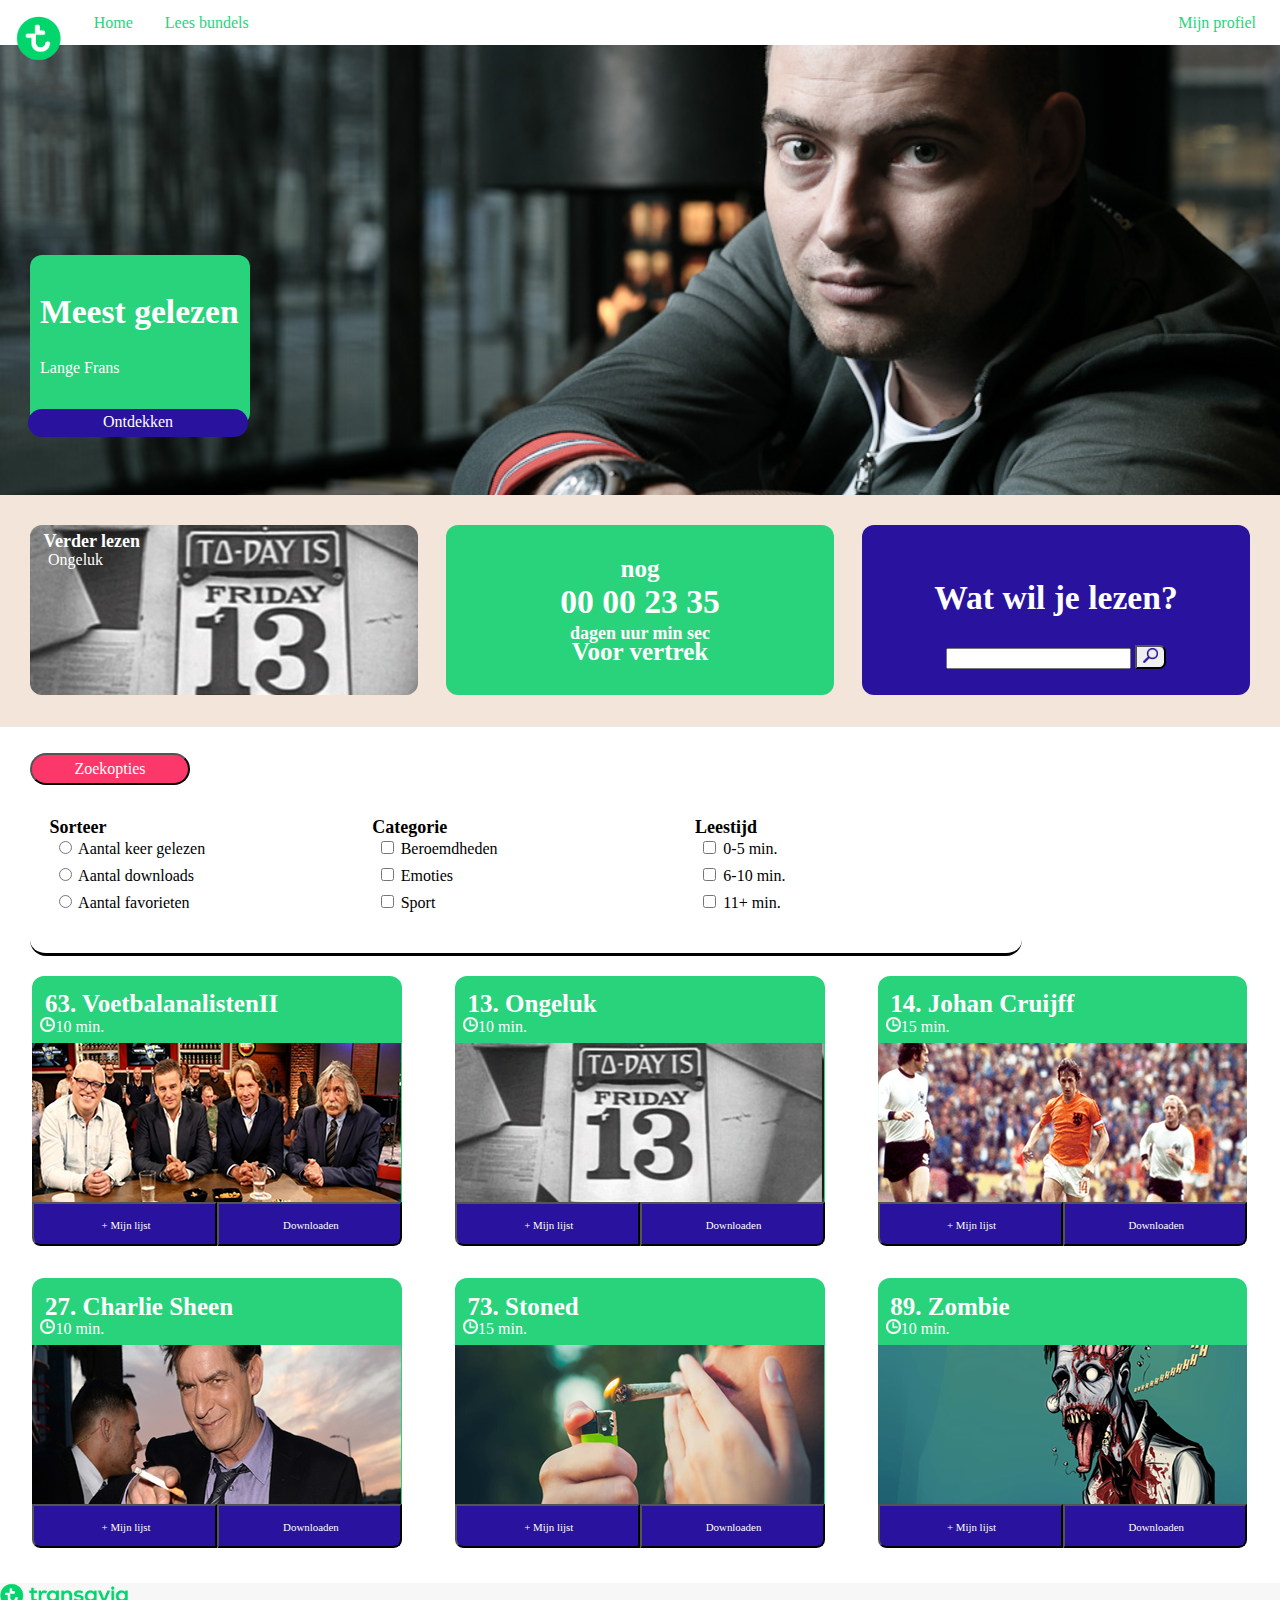
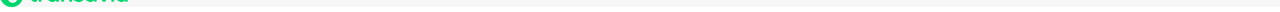
<file: pagina/index.html>
<!DOCTYPE html>
<html lang="en">

<head>
    <meta charset="UTF-8">
    <meta name="viewport" content="width=device-width, initial-scale=1.0">
    <title>Home</title>
    <link href="../bestanden/stylesheet.css" rel="stylesheet">
</head>

<body>

    <header>
        <nav>
            <ul>
                <li><a class="menu" href="index.html"><img src="../bestanden/afbeeldingen/logo/beeldmerk.png" height="50" alt="logo"></a></li>
                <li><a class="menu" href="index.html">Home</a></li>
                <li><a class="menu" href="leesbundels.html">Lees bundels</a></li>
                <li><a class="menu" href="profiel.html">Mijn profiel</a></li>
            </ul>
        </nav>
    </header>



    <section id="lange">
        <article class="meestgeliked">
            <!-- <aside van maken?> -->
            <h2>Meest gelezen</h2>
            Lange Frans
            <button class="ontdekkenknop">
                Ontdekken
            </button>
        </article>
    </section>



    <section class="beige">
        <article class="headlinelezen">
            <a class="boektitel" href="ongeluk.html">
                <h4>Verder lezen</h4>
            </a>
            <p><a href="ongeluk.html">Ongeluk</a></p>
        </article>

        <article class="headlinetijd">
            <h3>nog</h3>
            <h2>00 00 23 35</h2>
            <h4>dagen uur min sec</h4>
            <h3>Voor vertrek</h3>
        </article>

        <article class="headlinezoek">
            <h2>Wat wil je lezen?</h2>
            <input type="text" placeholder="">
            <button class="zoek"><img id="zoekknop" src="../bestanden/afbeeldingen/logo/zoek.png" alt="zoek"></button>
        </article>
    </section>



    <!-- bron uitklapmenu: https://www.w3schools.com/howto/tryit.asp?filename=tryhow_js_collapsible -->
    <!-- bron radiobuttons: https://www.w3schools.com/tags/att_input_type_radio.asp -->
    <!-- bron checkbox: https://www.w3schools.com/tags/tryit.asp?filename=tryhtml5_input_type_checkbox -->
    <button type="button" class="collapsible">Zoekopties</button>
    <div class="content">
        <form action="/action_page.php">
            <h4>Sorteer</h4>
            <p><input type="radio" name="sorteer1" value="gelezen"> Aantal keer gelezen</p>
            <p><input type="radio" name="sorteer2" value="downloads"> Aantal downloads</p>
            <p><input type="radio" name="sorteer3" value="favorieten"> Aantal favorieten</p>
            <br>
        </form>

        <form action="/action_page.php">
            <h4>Categorie</h4>
            <p><input type="checkbox" name="categorie1" value="Beroemdheden"> Beroemdheden</p>
            <p><input type="checkbox" name="categorie2" value="Emoties"> Emoties</p>
            <p><input type="checkbox" name="categorie3" value="Sport"> Sport</p>
            <br>
        </form>


        <form action="/action_page.php">
            <h4>Leestijd</h4>
            <p><input type="checkbox" name="leestijd1" value="0"> 0-5 min.</p>
            <p><input type="checkbox" name="leestijd2" value="6"> 6-10 min.</p>
            <p><input type="checkbox" name="leestijd3" value="11"> 11+ min.</p>
            <br>
        </form>
    </div>

    <!-- einde bronnen -->




    <main class="homemain">
        <!-- VOETBALANALISTENII -->
        <article class="verhaalcard">
            <a class="boektitel" href="voetbalanalistenII.html">
                <h3>63. VoetbalanalistenII</h3>
                <p><img class="leestijd" src="../bestanden/afbeeldingen/logo/tijd.png" alt="tijd">10 min.</p>
                <!-- <img src="" alt=""> --><img src="../bestanden/afbeeldingen/plaatjes/analisten-card.png" alt='voetbalanalisten'>
            </a>
            <button class="mijnlijst">
                + Mijn lijst
            </button>
            <button class="downloaden">
                Downloaden
            </button>
        </article>

        <!-- ONGELUK -->
        <article class="verhaalcard">
            <a class="boektitel" href="ongeluk.html">
                <h3>13. Ongeluk</h3>
                <p><img class="leestijd" src="../bestanden/afbeeldingen/logo/tijd.png" alt="tijd">10 min.</p>
                <img src="../bestanden/afbeeldingen/plaatjes/ongeluk-card1.png" alt='Ongeluk'>

            </a>
            <button class="mijnlijst">
                + Mijn lijst
            </button>
            <button class="downloaden">
                Downloaden
            </button>
        </article>

        <!-- JOHAN CRUIJFF -->
        <article class="verhaalcard">
            <a class="boektitel" href="johan.html">
                <h3>14. Johan Cruijff</h3>
                <p><img class="leestijd" src="../bestanden/afbeeldingen/logo/tijd.png" alt="tijd">15 min.</p>
                <img src="../bestanden/afbeeldingen/plaatjes/cruyff-cardkopie.png" alt='JohanCruyff'>
            </a>
            <button class="mijnlijst">
                + Mijn lijst
            </button>
            <button class="downloaden">
                Downloaden
            </button>
        </article>

        <!-- CHARLIE SHEEN -->
        <article class="verhaalcard">
            <a class="boektitel" href="charlie.html">
                <h3>27. Charlie Sheen</h3>
                <p><img class="leestijd" src="../bestanden/afbeeldingen/logo/tijd.png" alt="tijd">10 min.</p>
                <img src="../bestanden/afbeeldingen/plaatjes/charlie-card.png" alt='CharlieSheen'>
            </a>
            <button class="mijnlijst">
                + Mijn lijst
            </button>
            <button class="downloaden">
                Downloaden
            </button>
        </article>

        <!-- STONED -->
        <article class="verhaalcard">
            <a class="boektitel" href="stoned.html">
                <h3>73. Stoned</h3>
                <p><img class="leestijd" src="../bestanden/afbeeldingen/logo/tijd.png" alt="tijd">15 min.</p>
                <img src="../bestanden/afbeeldingen/plaatjes/stoned-card.png" alt='Stoned'>
            </a>
            <button class="mijnlijst">
                + Mijn lijst
            </button>
            <button class="downloaden">
                Downloaden
            </button>
        </article>

        <!-- ZOMBIE -->
        <article class="verhaalcard">
            <a class="boektitel" href="zombie.html">
                <h3>89. Zombie</h3>
                <p><img class="leestijd" src="../bestanden/afbeeldingen/logo/tijd.png" alt="tijd">10 min.</p>
                <img src="../bestanden/afbeeldingen/plaatjes/zombie-card.png" alt='Zombie'>
            </a>
            <button class="mijnlijst">
                + Mijn lijst
            </button>
            <button class="downloaden">
                Downloaden
            </button>
        </article>


    </main>

    <footer>
        <img id="footerlogo" src="../bestanden/afbeeldingen/logo/transavialogo.png" alt="logo">
    </footer>

</body>

</html>


<script src="../bestanden/script.js"></script>
</file>
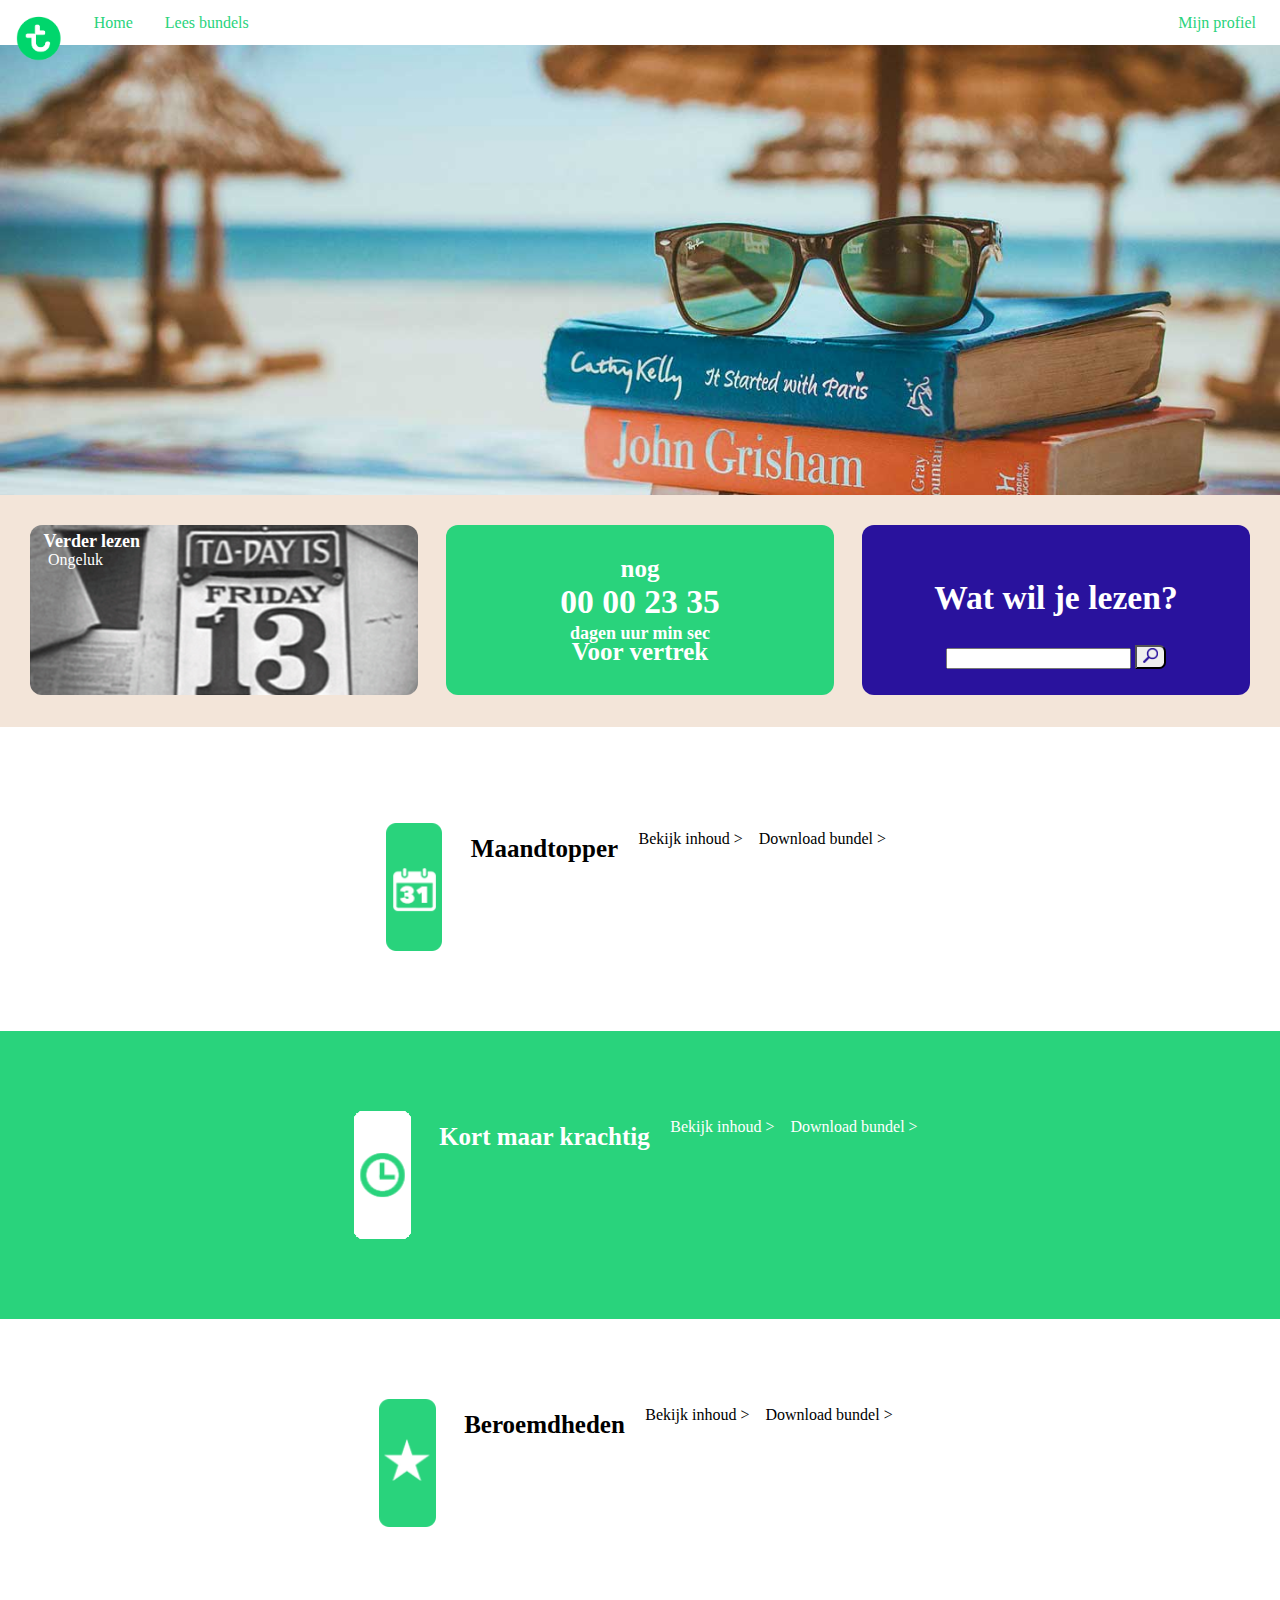
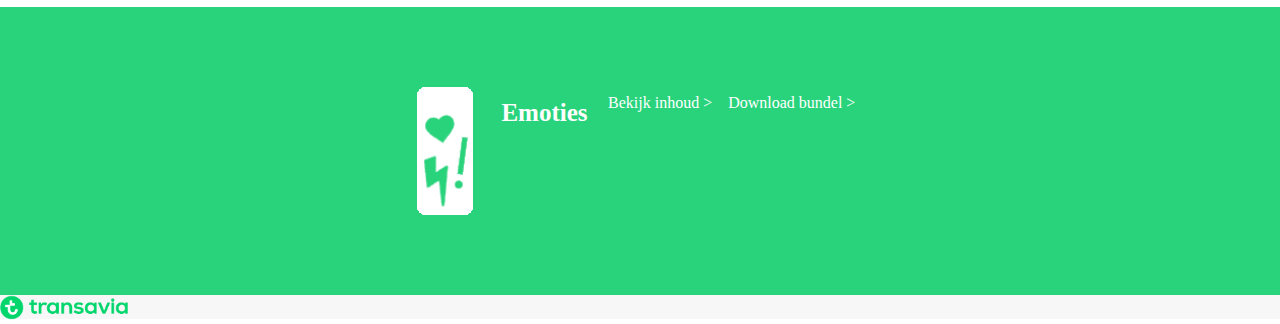
<file: pagina/leesbundels.html>
<!DOCTYPE html>
<html lang="en">

<head>
    <meta charset="UTF-8">
    <meta name="viewport" content="width=device-width, initial-scale=1.0">
    <title>Leesbundels</title>
    <link href="../bestanden/stylesheet.css" rel="stylesheet">
</head>

<body>

    <header>
        <nav>
            <ul>
                <li><a class="menu" href="index.html"><img src="../bestanden/afbeeldingen/logo/beeldmerk.png" height="50" alt="logo"></a></li>
                <li><a class="menu" href="index.html">Home</a></li>
                <li><a class="menu" href="leesbundels.html">Lees bundels</a></li>
                <li><a class="menu" href="profiel.html">Mijn profiel</a></li>
            </ul>
        </nav>
    </header>
    <section id="leesbundels"></section>

    <section class="beige">
        <article class="headlinelezen">
            <a class="boektitel" href="ongeluk.html">
                <h4>Verder lezen</h4>
            </a>
            <p><a href="ongeluk.html">Ongeluk</a></p>
        </article>

        <article class="headlinetijd">
            <h3>nog</h3>
            <h2>00 00 23 35</h2>
            <h4>dagen uur min sec</h4>
            <h3>Voor vertrek</h3>
        </article>

        <article class="headlinezoek">
            <h2>Wat wil je lezen?</h2>
            <input type="text" placeholder="">
            <button class="zoek"><img id="zoekknop" src="../bestanden/afbeeldingen/logo/zoek.png" alt="zoek"></button>
        </article>


    </section>


    <main>
        <section class="wit">
            <img class="bundelplaatje" src="../bestanden/afbeeldingen/logo/topper.png" alt="topper">
            <h3>Maandtopper</h3>
            <p>Bekijk inhoud ></p>
            <p>Download bundel ></p>
        </section>

        <section class="groen">
            <img class="bundelplaatje" src="../bestanden/afbeeldingen/logo/kort.png" alt="kort">
            <h3>Kort maar krachtig</h3>
            <p>Bekijk inhoud ></p>
            <p>Download bundel ></p>
        </section>

        <section class="wit">
            <img class="bundelplaatje" src="../bestanden/afbeeldingen/logo/ster.png" alt="ster">
            <h3>Beroemdheden</h3>
            <p>Bekijk inhoud ></p>
            <p>Download bundel ></p>
        </section>

        <section class="groen">
            <img class="bundelplaatje" src="../bestanden/afbeeldingen/logo/emotie.png" alt="emotie">
            <h3>Emoties</h3>
            <p>Bekijk inhoud ></p>
            <p>Download bundel ></p>
        </section>
    </main>




    <footer>
        <img id="footerlogo" src="../bestanden/afbeeldingen/logo/transavialogo.png" alt="logo">
    </footer>

</body>

</html>
</file>
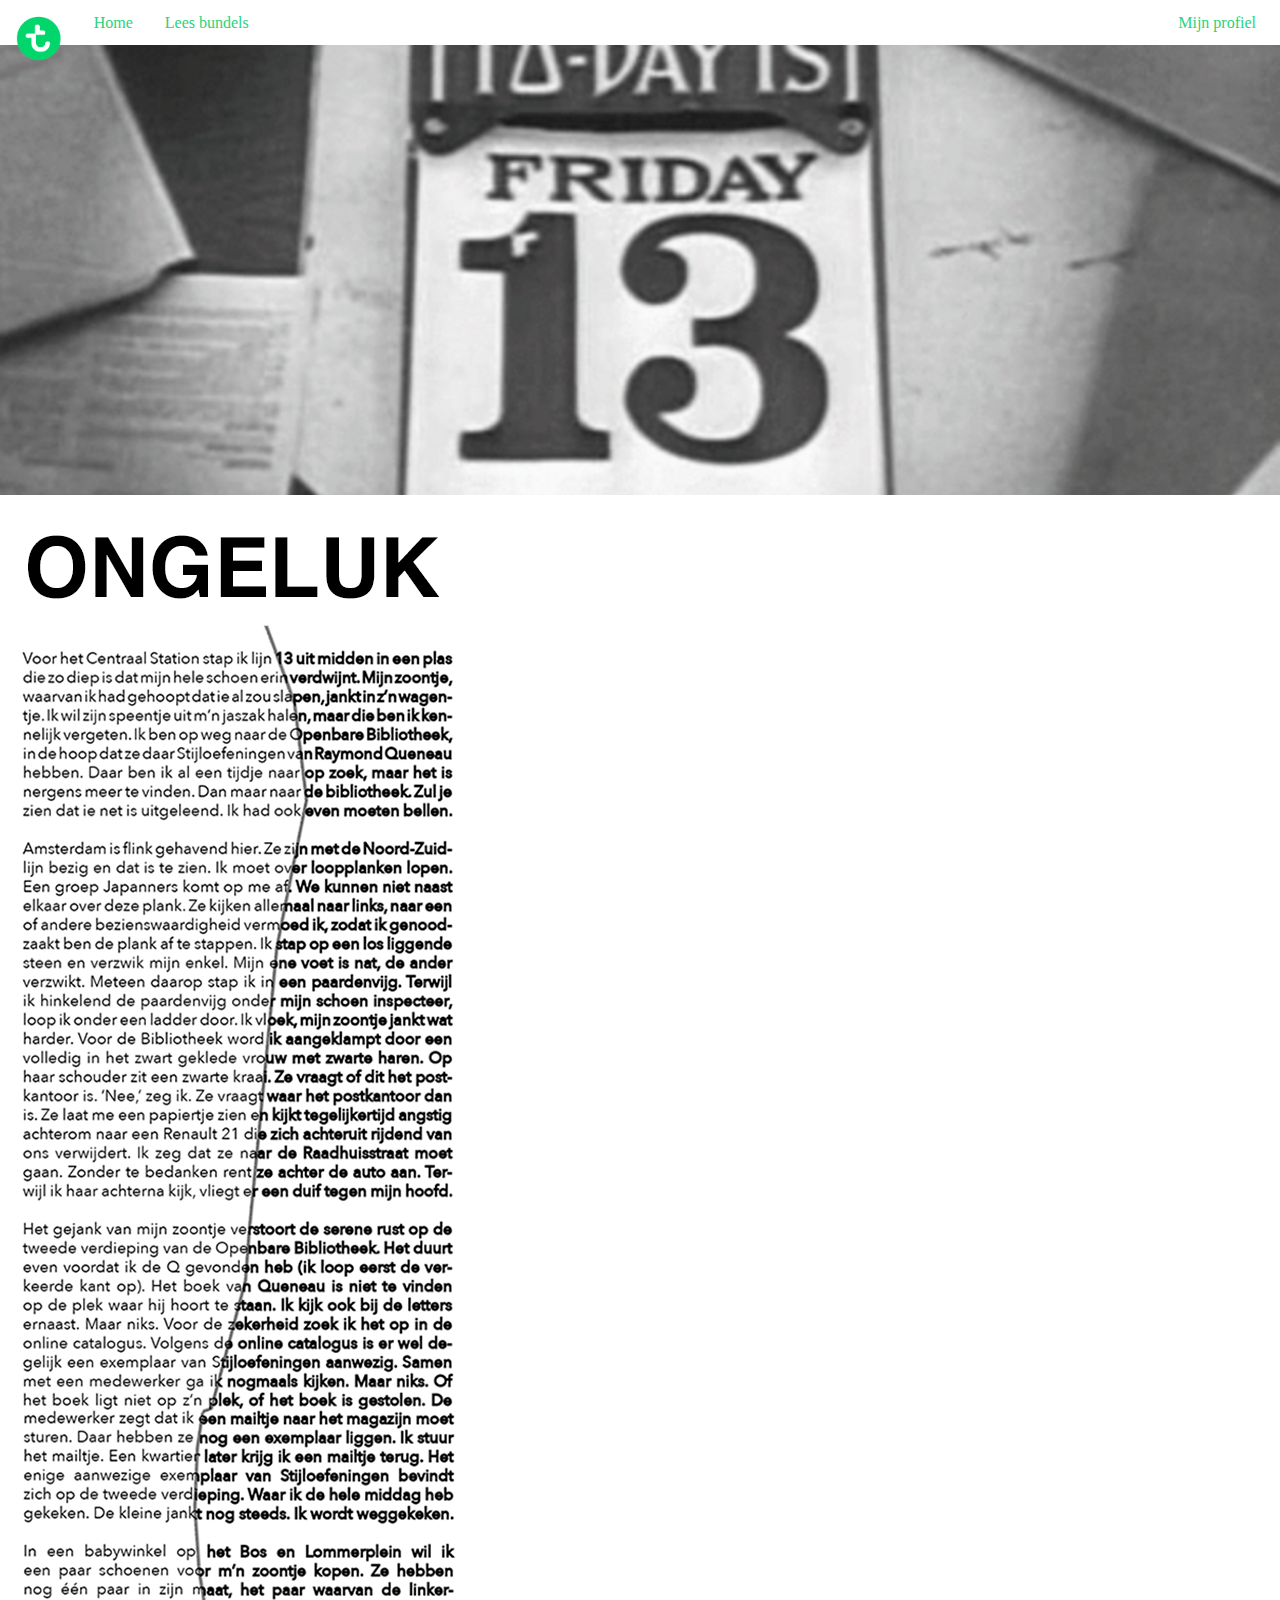
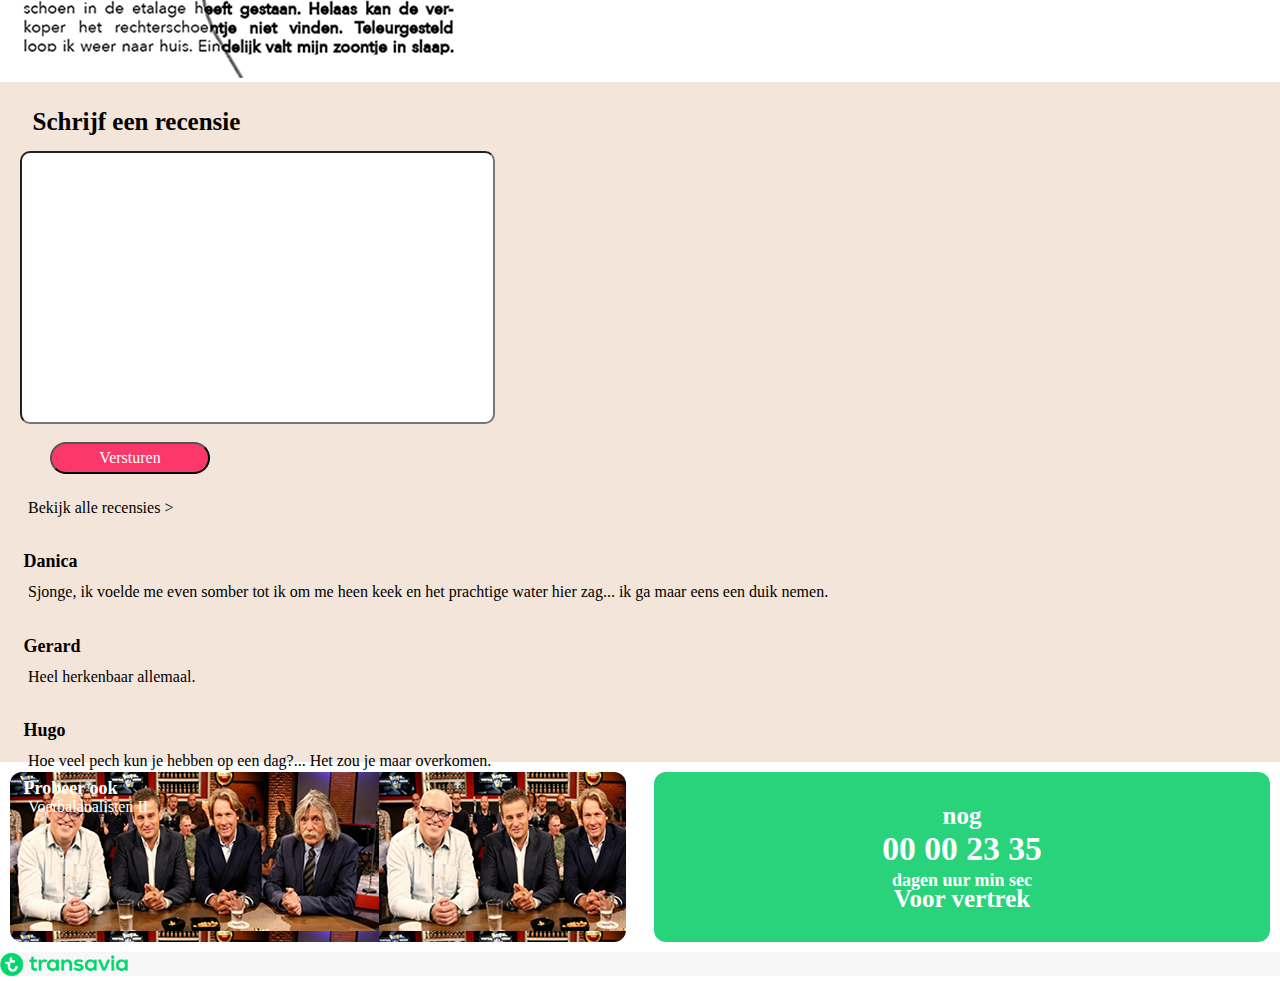
<file: pagina/ongeluk.html>
<!DOCTYPE html>
<html lang="en">

<head>
    <meta charset="UTF-8">
    <meta name="viewport" content="width=device-width, initial-scale=1.0">
    <title>Ongeluk</title>
    <link href="../bestanden/stylesheet.css" rel="stylesheet">
</head>

<body>

    <header>
        <nav>
            <ul>
                <li><a class="menu" href="index.html"><img src="../bestanden/afbeeldingen/logo/beeldmerk.png" height="50" alt="logo"></a></li>
                <li><a class="menu" href="index.html">Home</a></li>
                <li><a class="menu" href="leesbundels.html">Lees bundels</a></li>
                <li><a class="menu" href="profiel.html">Mijn profiel</a></li>
            </ul>
        </nav>
    </header>


    <section id="ongeluk">
    </section>




    <main class="verhaal">
        <img src="../bestanden/afbeeldingen/verhalen/ongelukmobiel.png" alt="ongeluk">

        <section class="recensie">
            <h3>Schrijf een recensie</h3>
            <input id="tekstveld" type="text">
            <button class="collapsible">
                Versturen
            </button>
            <p>Bekijk alle recensies ></p>
            <br>
            <h4>Danica</h4>
            <p>Sjonge, ik voelde me even somber tot ik om me heen keek en het prachtige water hier zag... ik ga maar eens een duik nemen.</p>
            <br>
            <h4>Gerard</h4>
            <p>Heel herkenbaar allemaal.</p>
            <br>
            <h4>Hugo</h4>
            <p>Hoe veel pech kun je hebben op een dag?... Het zou je maar overkomen.</p>
        </section>

    </main>

    <section class="bottomcards">
        <article id="probeeranalisten">
            <a class="boektitel" href="voetbalanalistenII.html">
                <h4>Probeer ook</h4>
            </a>
            <p><a href="voetbalanalistenII.html">Voetbalanalisten II</a></p>
        </article>

        <article class="headlinetijd">
            <h3>nog</h3>
            <h2>00 00 23 35</h2>
            <h4>dagen uur min sec</h4>
            <h3>Voor vertrek</h3>
        </article>
    </section>

    <footer>
        <img id="footerlogo" src="../bestanden/afbeeldingen/logo/transavialogo.png" alt="logo">
    </footer>

</body>

</html>
</file>
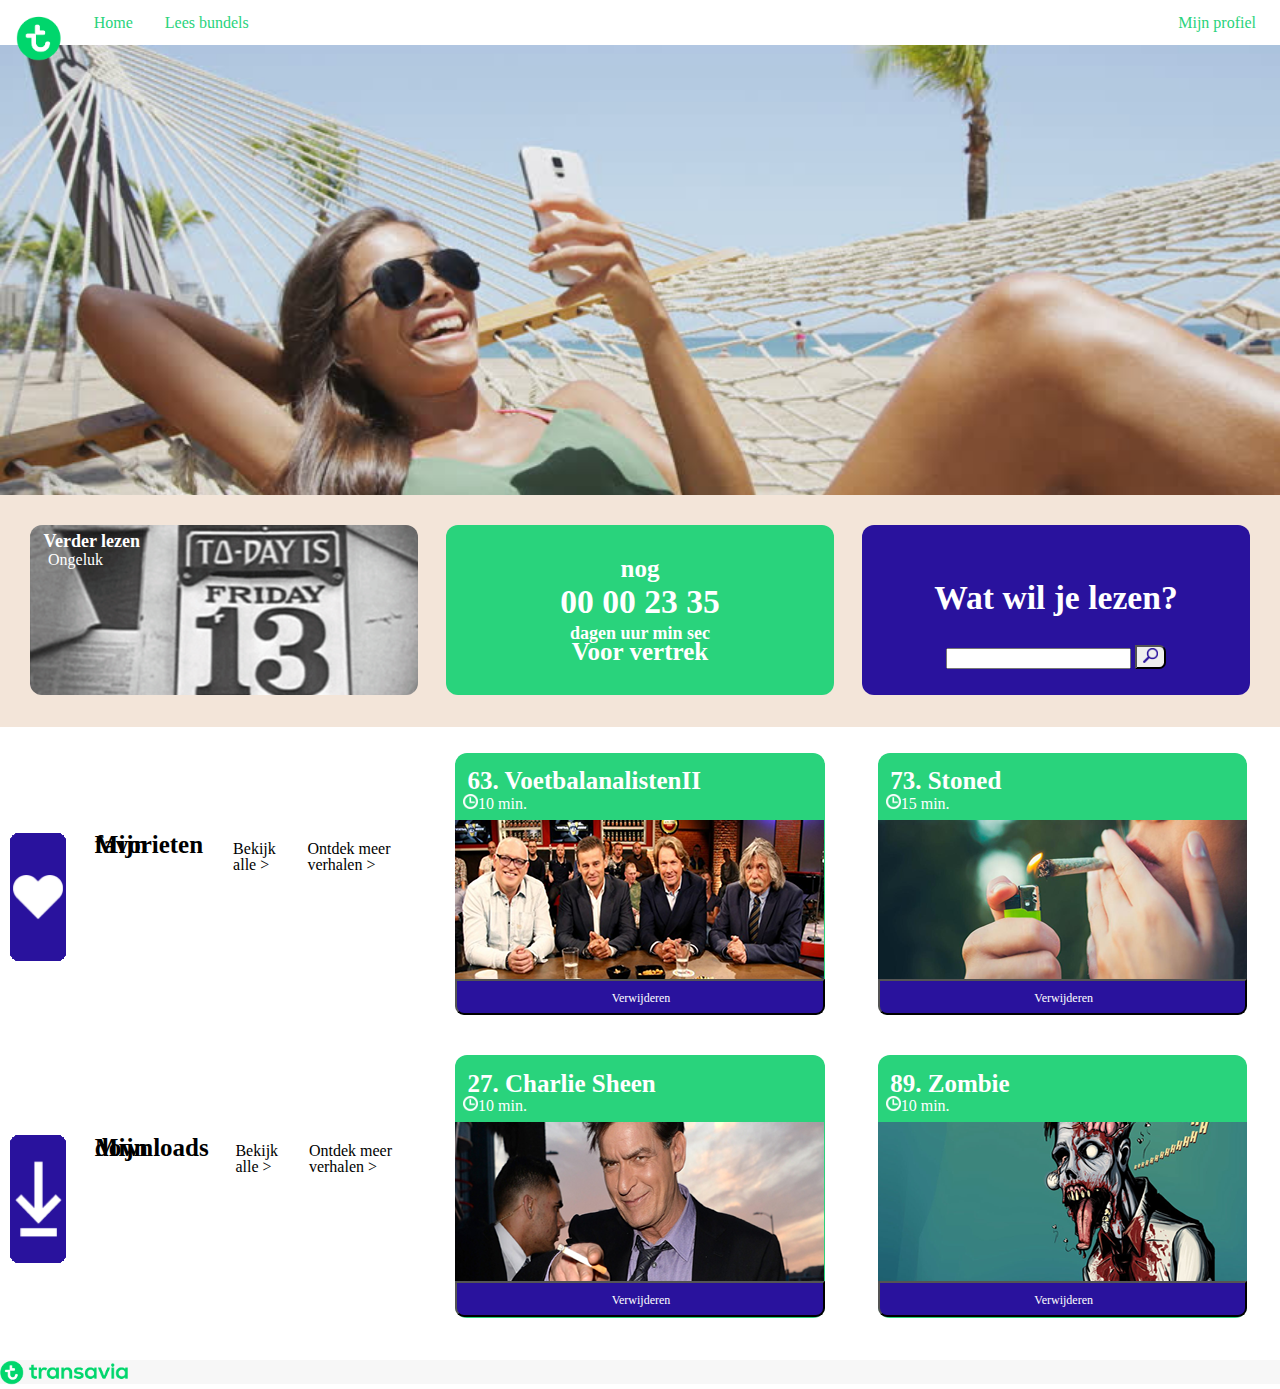
<file: pagina/profiel.html>
<!DOCTYPE html>
<html lang="en">

<head>
    <meta charset="UTF-8">
    <meta name="viewport" content="width=device-width, initial-scale=1.0">
    <title>Profiel</title>
    <link href="../bestanden/stylesheet.css" rel="stylesheet">
</head>

<body>

    <header>
        <nav>
            <ul>
                <li><a class="menu" href="index.html"><img src="../bestanden/afbeeldingen/logo/beeldmerk.png" height="50" alt="logo"></a></li>
                <li><a class="menu" href="index.html">Home</a></li>
                <li><a class="menu" href="leesbundels.html">Lees bundels</a></li>
                <li><a class="menu" href="profiel.html">Mijn profiel</a></li>
            </ul>
        </nav>
    </header>


    <section id="profiel">
    </section>



    <section class="beige">
        <article class="headlinelezen">
            <a class="boektitel" href="ongeluk.html">
                <h4>Verder lezen</h4>
            </a>
            <p><a href="ongeluk.html">Ongeluk</a></p>
        </article>

        <article class="headlinetijd">
            <h3>nog</h3>
            <h2>00 00 23 35</h2>
            <h4>dagen uur min sec</h4>
            <h3>Voor vertrek</h3>
        </article>

        <article class="headlinezoek">
            <h2>Wat wil je lezen?</h2>
            <input type="text" placeholder="">
            <button class="zoek"><img id="zoekknop" src="../bestanden/afbeeldingen/logo/zoek.png" alt="zoek"></button>
        </article>
    </section>


    <main class="homemain">
        <section class="wit">
            <img class="bundelplaatje" src="../bestanden/afbeeldingen/logo/favorieten.png" alt="topper">
            <h3>Mijn favorieten</h3>
            <br>
            <p>Bekijk alle ></p>
            <p>Ontdek meer verhalen ></p>
        </section>


        <!-- VOETBALANALISTENII -->
        <article class="verhaalcard">
            <a class="boektitel" href="voetbalanalistenII.html">
                <h3>63. VoetbalanalistenII</h3>
                <p><img class="leestijd" src="../bestanden/afbeeldingen/logo/tijd.png" alt="tijd">10 min.</p>
                <!-- <img src="" alt=""> --><img src="../bestanden/afbeeldingen/plaatjes/analisten-card.png" alt='voetbalanalisten'>
            </a>
            <button class="verwijderen">
                Verwijderen
            </button>
        </article>

        <!-- STONED -->
        <article class="verhaalcard">
            <a class="boektitel" href="stoned.html">
                <h3>73. Stoned</h3>
                <p><img class="leestijd" src="../bestanden/afbeeldingen/logo/tijd.png" alt="tijd">15 min.</p>
                <img src="../bestanden/afbeeldingen/plaatjes/stoned-card.png" alt='Stoned'>
            </a>
            <button class="verwijderen">
                Verwijderen
            </button>
        </article>



        <section class="wit">
            <img class="bundelplaatje" src="../bestanden/afbeeldingen/logo/downloads.png" alt="kort">
            <h3>Mijn downloads</h3>
            <br>
            <p>Bekijk alle ></p>
            <p>Ontdek meer verhalen ></p>
        </section>

        <!-- CHARLIE SHEEN -->
        <article class="verhaalcard">
            <a class="boektitel" href="charlie.html">
                <h3>27. Charlie Sheen</h3>
                <p><img class="leestijd" src="../bestanden/afbeeldingen/logo/tijd.png" alt="tijd">10 min.</p>
                <img src="../bestanden/afbeeldingen/plaatjes/charlie-card.png" alt='CharlieSheen'>
            </a>
            <button class="verwijderen">
                Verwijderen
            </button>
        </article>

        <!-- ZOMBIE -->
        <article class="verhaalcard">
            <a class="boektitel" href="zombie.html">
                <h3>89. Zombie</h3>
                <p><img class="leestijd" src="../bestanden/afbeeldingen/logo/tijd.png" alt="tijd">10 min.</p>
                <img src="../bestanden/afbeeldingen/plaatjes/zombie-card.png" alt='Zombie'>
            </a>
            <button class="verwijderen">
                Verwijderen
            </button>
        </article>


    </main>





    <footer>
        <img id="footerlogo" src="../bestanden/afbeeldingen/logo/transavialogo.png" alt="logo">
    </footer>

</body>

</html>
</file>
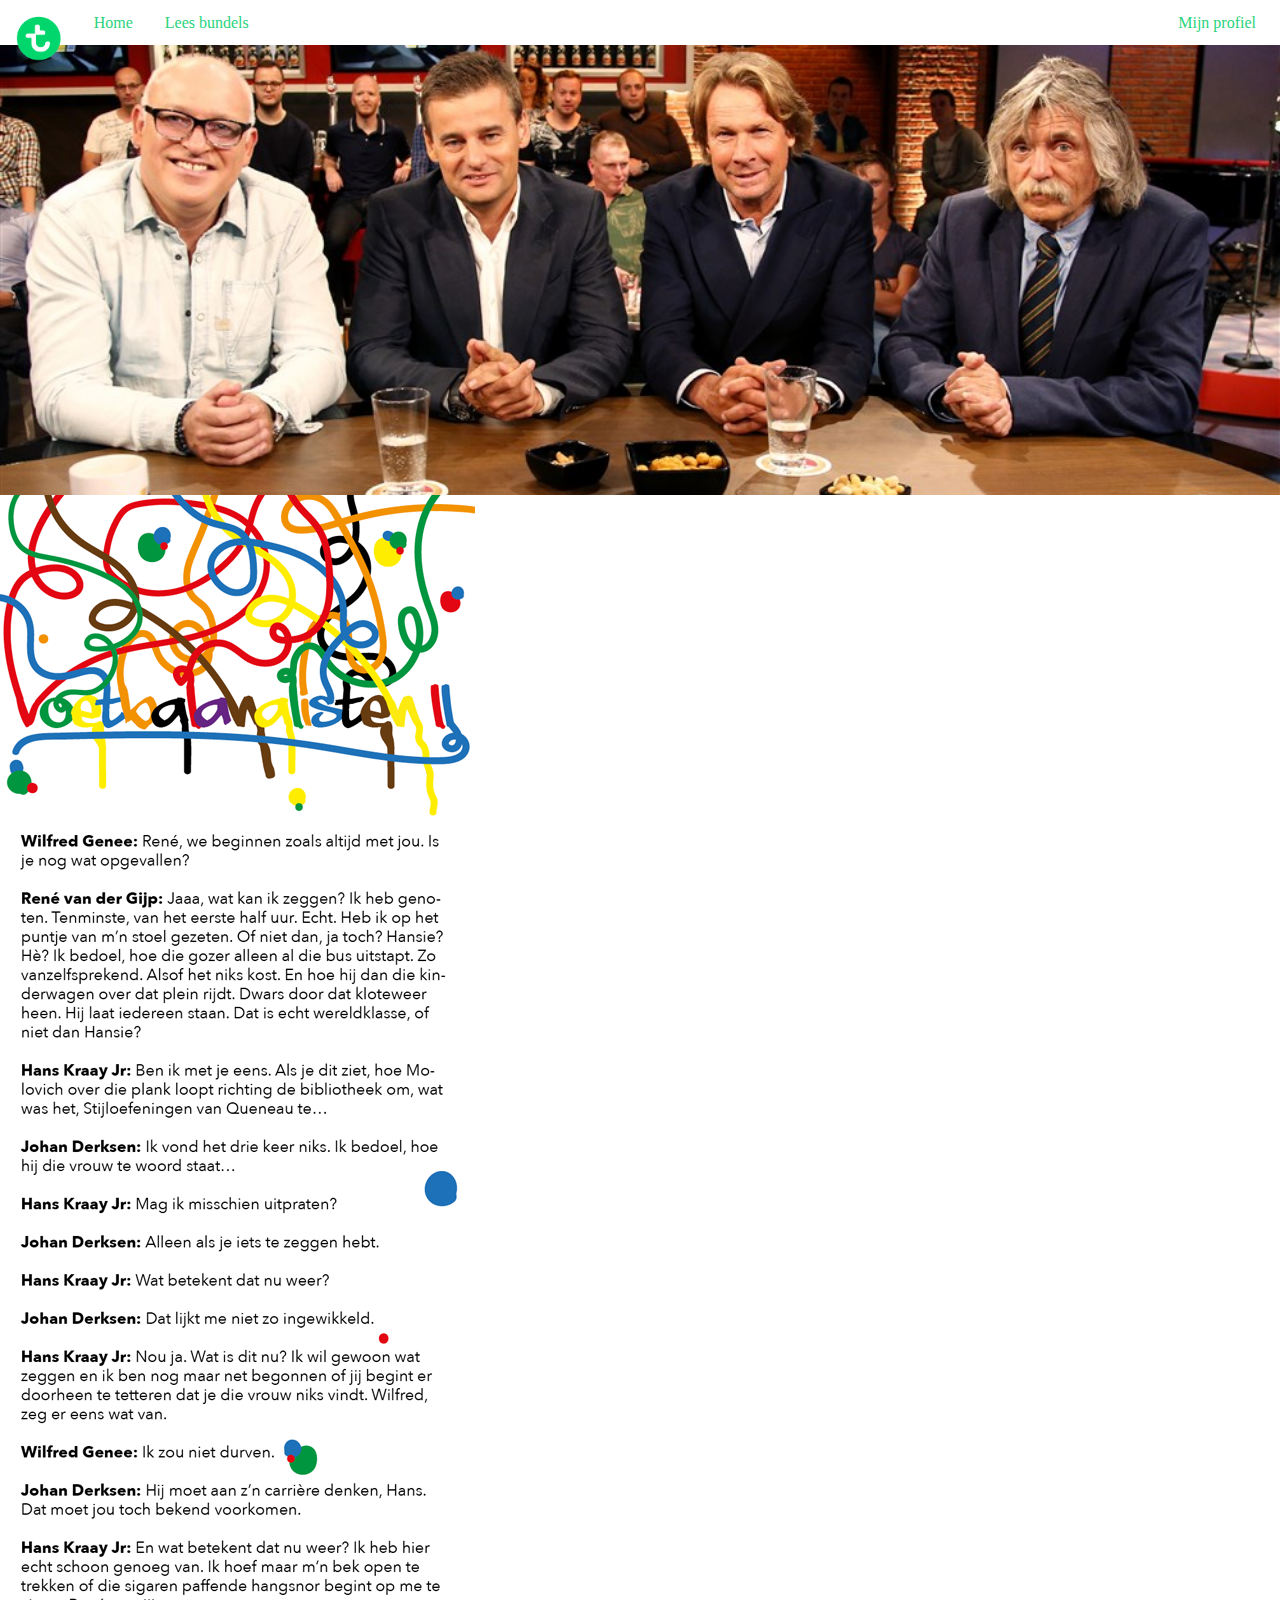
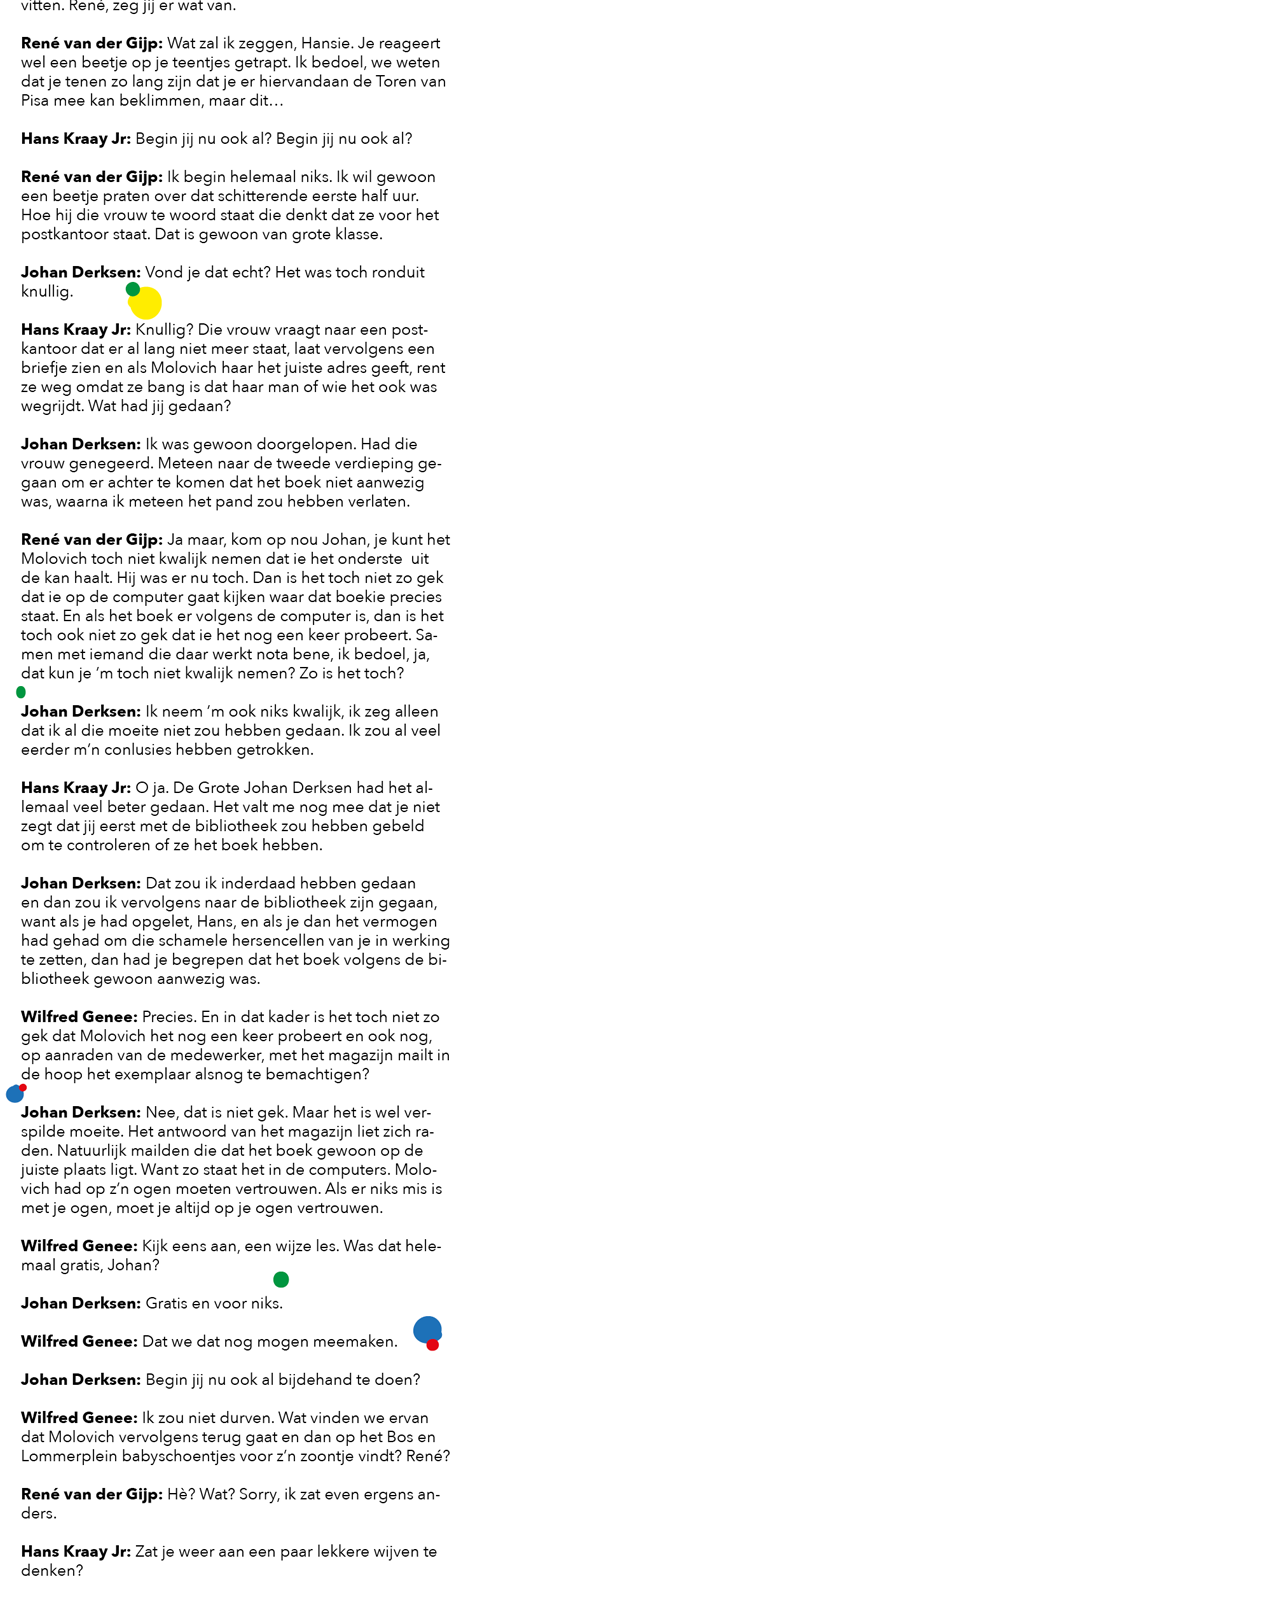
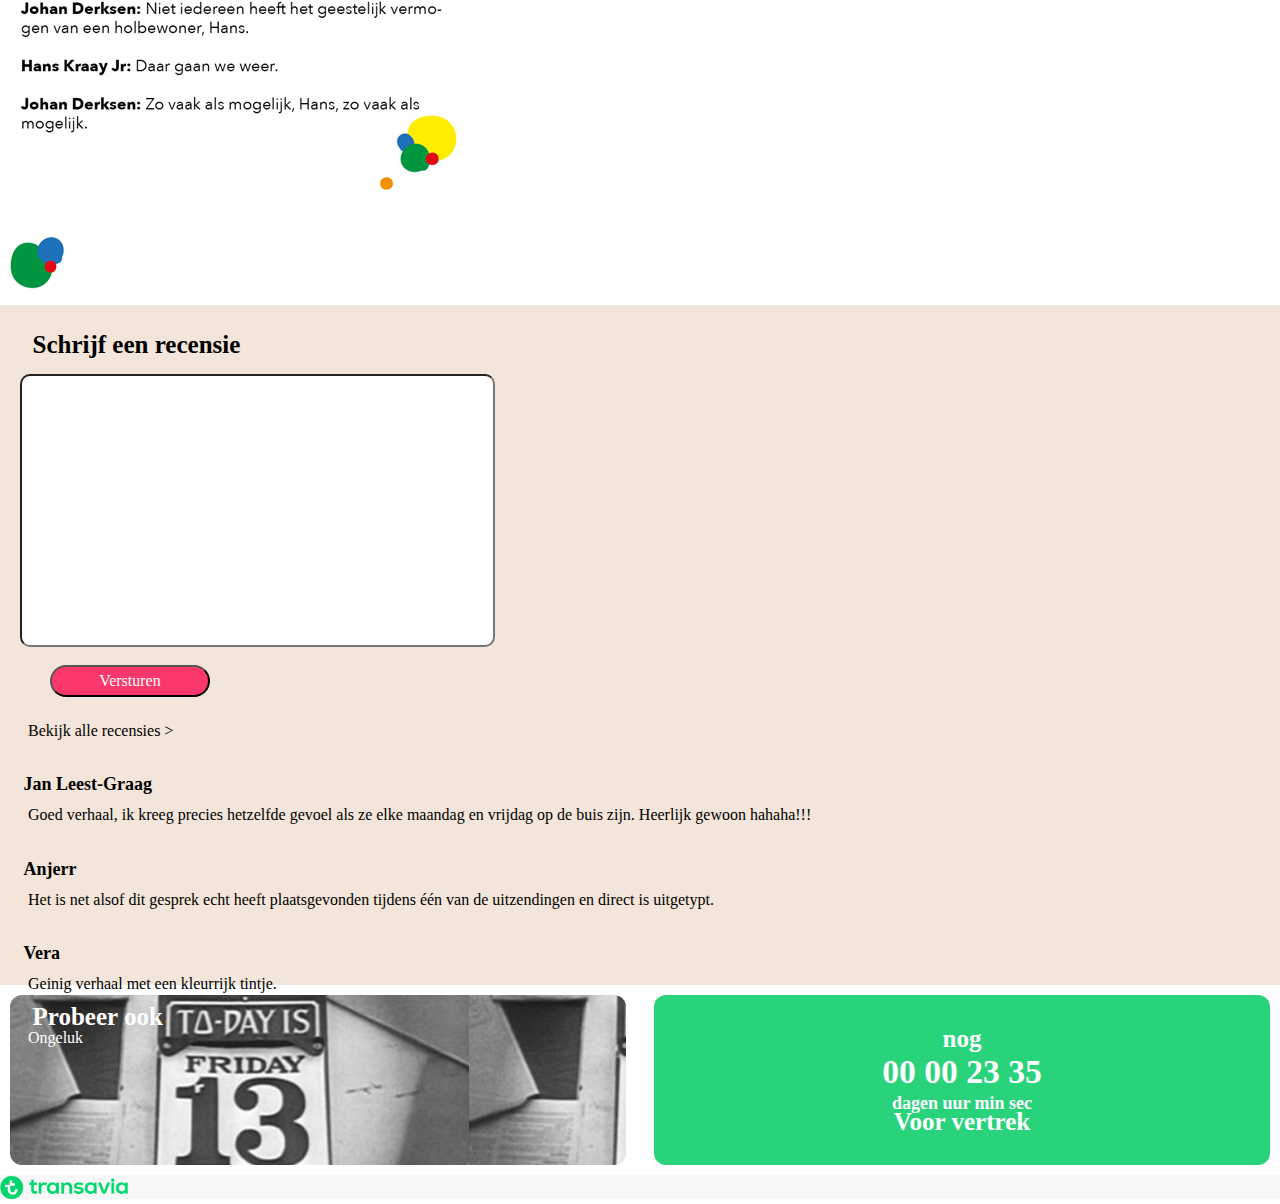
<file: pagina/voetbalanalistenII.html>
<!DOCTYPE html>
<html lang="en">

<head>
    <meta charset="UTF-8">
    <meta name="viewport" content="width=device-width, initial-scale=1.0">
    <title>Voetbalanalisten</title>
    <link href="../bestanden/stylesheet.css" rel="stylesheet">
</head>

<body>

    <header>
        <nav>
            <ul>
                <li><a class="menu" href="index.html"><img src="../bestanden/afbeeldingen/logo/beeldmerk.png" height="50" alt="logo"></a></li>
                <li><a class="menu" href="index.html">Home</a></li>
                <li><a class="menu" href="leesbundels.html">Lees bundels</a></li>
                <li><a class="menu" href="profiel.html">Mijn profiel</a></li>
            </ul>
        </nav>
    </header>


    <section id="voetbalanalisten">
    </section>




    <main class="verhaal">
        <img src="../bestanden/afbeeldingen/verhalen/verwarrendmobiel.png" alt="VoetbalanlistenII">

        <section class="recensie">
            <h3>Schrijf een recensie</h3>
            <input id="tekstveld" type="text">
            <button class="collapsible">
                Versturen
            </button>
            <p>Bekijk alle recensies ></p>
            <br>
            <h4>Jan Leest-Graag</h4>
            <p>Goed verhaal, ik kreeg precies hetzelfde gevoel als ze elke maandag en vrijdag op de buis zijn. Heerlijk gewoon hahaha!!!</p>
            <br>
            <h4>Anjerr</h4>
            <p>Het is net alsof dit gesprek echt heeft plaatsgevonden tijdens één van de uitzendingen en direct is uitgetypt.</p>
            <br>
            <h4>Vera</h4>
            <p>Geinig verhaal met een kleurrijk tintje.</p>
        </section>

    </main>

    <section class="bottomcards">
        <article class="headlinelezen">
            <a class="boektitel" href="Ongeluk.html">
                <h3>Probeer ook</h3>
            </a>
            <p><a href="Ongeluk.html">Ongeluk</a></p>
        </article>

        <article class="headlinetijd">
            <h3>nog</h3>
            <h2>00 00 23 35</h2>
            <h4>dagen uur min sec</h4>
            <h3>Voor vertrek</h3>
        </article>
    </section>


    <footer>
        <img id="footerlogo" src="../bestanden/afbeeldingen/logo/transavialogo.png" alt="logo">
    </footer>

</body>

</html>
</file>
<file: bestanden/stylesheet.css>
body {
    background-color: #ffffff;
    font-family: "nexaBold";
    margin: 0;
    padding: 0;
}


header {
    height: 2.812em;
}

footer {
    background-color: #f7f7f7;
    height: 1.5em;
    width: 100%;
}

a {
    color: white;
    text-decoration: none;
}

a:hover {
    text-decoration-line: underline;
}

p {
    font-family: "nexaRegular";
    font-size: 1em;
    line-height: 1em;
    margin: .5em;

}

h1 {
    font-size: 2.1875em;
}

h2 {
    font-size: 2.1em;
}

h3 {
    font-size: 1.5625em;
    margin: .5em;
}

h4 {
    font-size: 1.125em;
    line-height: .3em;
    margin: .2em;
}

/* bron w3schools https://www.w3schools.com/css/tryit.asp?filename=trycss_float5 (aangepast naar eigen ontwerp) */
ul {
    display: flex;
    justify-content: flex-start;
    list-style-type: none;
    margin: 0;
    padding: 0;
}


li a {
    color: #29d37c;
    display: inline-block;
    padding: 0.875em 1em;
    text-align: center;
    text-decoration: none;
}


/* bron: stackoverflow https://stackoverflow.com/questions/41855786/float-right-the-last-item-of-the-menu-bar */
li:nth-last-child(1) {
    display: inline-block;
    position: absolute;
    right: 0.5em;
}

/* einde bron */


/* bron: https://stackoverflow.com/questions/2397370/change-link-color-of-the-current-page-with-css */
li a:hover {
    color: #29129d;
}

/* einde bron */

li a:active {
    color: #29129d;
    text-decoration: underline;
}


.ontdekkenknop:hover {
    background-color: #413096;
}

.downloaden:hover {
    background-color: #413096;
}

.mijnlijst:hover {
    background-color: #413096;
}

.verwijderen:hover {
    background-color: #413096;
}

.collapsible:hover {
    background-color: #fa6990;
}




.homemain {
    align-content: center;
    background-color: #ffffff;
    border-top-left-radius: 0.750em;
    border-top-right-radius: 0.750em;
    color: #ffff;
    line-height: 0;
    padding: 0.625em;
    text-decoration: none;
}


.meestgeliked {
    align-content: center;
    background-color: #29d37c;
    border-radius: 0.750em;
    color: white;
    height: 9.375em;
    margin-left: 1.875em;
    margin-top: 10em;
    padding: 0.625em;
    width: 12.5em;

}

.ontdekkenknop {
    align-content: center;
    background-color: #29129d;
    border-radius: 1.250em;
    border-style: none;
    color: white;
    font-family: "nexaBold";
    font-size: 1em;
    height: 1.75em;
    line-height: .3em;
    margin-left: -.75em;
    margin-top: 2em;
    width: 13.75em;
}

.leestijd {
    height: 15px;
}


.beige {
    background-color: #f3e5d9;
    color: white;
    height: 34.375em;
    margin-bottom: 1em;
    padding: 1.25em;
}

.groen {
    background-color: #29d37c;
    color: white;
    display: flex;
    height: 8em;
    justify-content: center;
    padding-bottom: 5em;
    padding-top: 5em;
}

.wit {
    background-color: #ffffff;
    color: black;
    display: flex;
    height: 8em;
    justify-content: center;
    padding-bottom: 5em;
    padding-top: 5em;
}


.headlinelezen {
    background-image: url(afbeeldingen/plaatjes/ongeluk1.png);
    border-radius: 0.750em;
    height: 9.375em;
    line-height: 0;
    margin: 0.625em;
    padding: 0.625em;

}

.headlinezoek {
    align-content: center;
    background-color: #29129d;
    border-radius: 0.750em;
    height: 9.375em;
    margin: 0.625em;
    padding: 0.625em;
    text-align: center;

}

.headlinetijd {
    align-content: center;
    background-color: #29d37c;
    border-radius: 0.750em;
    height: 9.375em;
    line-height: 0.313em;
    margin: 0.625em;
    padding: 0.625em;
    text-align: center;

}


.zoek {
    border-bottom-right-radius: .5em;
    border-top-right-radius: .5em;
}

.boektitel {
    color: #ffff;
    text-decoration: none;
}


.verhaalcard {
    background-color: #29d37c;
    border-radius: 0.750em;
    height: 15.4em;
    margin: 0em 0em 2em 1.4em;
    padding-top: 1em;
    text-decoration: none;
    width: 23.1em;
}



.bundelplaatje {
    padding-right: 1em;
}


.mijnlijst {
    background-color: #29129d;
    border-bottom-left-radius: 0.750em;
    color: white;
    float: left;
    font-family: "nexaBold";
    font-size: .68em;
    height: 4.000em;
    padding-right: 0.313em;
    padding-top: 0.313em;
    width: 50%;
}

.downloaden {
    background-color: #29129d;
    border-bottom-right-radius: 0.750em;
    color: white;
    float: right;
    font-family: "nexaBold";
    font-size: .68em;
    height: 4.000em;
    padding-right: 0.313em;
    padding-top: 0.313em;
    width: 50%;
}

.verwijderen {
    background-color: #29129d;
    border-bottom-left-radius: 0.750em;
    border-bottom-right-radius: 0.750em;
    color: white;
    font-family: "nexaBold";
    font-size: .75em;
    height: 3em;
    line-height: .3em;
    padding-right: 0.313em;
    padding-top: 0.313em;
    width: 100%;
}

.bottomcards {
    color: white;
}

.recensie {
    background-color: #f3e5d9;
    color: black;
    height: 37em;
    line-height: 1em;
    padding: 1.25em;
}





/* bron uitklapmenu: https://www.w3schools.com/howto/tryit.asp?filename=tryhow_js_collapsible */

.collapsible {
    align-content: center;
    background-color: #fc376a;
    border-radius: 1.250em;
    color: white;
    font-family: "nexaBold";
    font-size: 1em;
    height: 2em;
    line-height: 0;
    margin: 0.625em 0.625em 0.625em 1.875em;
    width: 10em;
}


div {
    background-color: #ffffff;
    border-bottom-style: solid;
    border-color: black;
    border-radius: 1em;
    color: black;
    display: none;
    margin: 0.625em 0.625em 0.625em 1.875em;
    overflow: visible;
    padding: 1em;
    width: 75%;
}

/*einde bron*/





#lange {
    background-image: url(afbeeldingen/plaatjes/Lange-Frans1.png);
    background-position: center;
    background-repeat: no-repeat;
    background-size: cover;
    height: 25em;
    padding-top: 3.125em;
    width: 100%;
}

#ongeluk {
    background-image: url(afbeeldingen/plaatjes/13e1.png);
    background-position: center;
    background-repeat: no-repeat;
    background-size: cover;
    height: 25em;
    /* <-------<<- let op hoogte is aangepast*/
    padding-top: 3.125em;
    width: 100%;
}

#voetbalanalisten {
    background-image: url(afbeeldingen/plaatjes/analisten.png);
    background-position: center;
    background-repeat: no-repeat;
    background-size: cover;
    height: 25em;
    /* <-------<<- let op hoogte is aangepast*/
    padding-top: 3.125em;
    width: 100%;
}

#profiel {
    align-content: center;
    background-image: url(afbeeldingen/plaatjes/hangmat.png);
    background-position: center;
    background-repeat: no-repeat;
    background-size: 100%;
    height: 25em;
    /* <-------<<- let op hoogte is aangepast*/
    padding-top: 3.125em;
    width: 100%;
}

#leesbundels {
    align-content: center;
    background-image: url(afbeeldingen/plaatjes/beachreads2016.png);
    background-position: center;
    background-repeat: no-repeat;
    background-size: cover;
    height: 25em;
    /* <-------<<- let op hoogte is aangepast*/
    padding-top: 3.125em;
    width: 100%;
}


#tekstveld {
    border-radius: 0.750em;
    height: 20em;
    width: 35em;
}

#probeeranalisten {
    background-image: url(afbeeldingen/plaatjes/analisten-card.png);
    border-radius: 0.750em;
    height: 9.375em;
    line-height: 0;
    margin: 0.625em;
    padding: 0.625em;
}

#footerlogo {
    height: 25px;
}

#zoekknop {
    height: 15px;
}



@media (min-width: 35em) {
    .beige {
        display: grid;
        grid-gap: .5em;
        grid-template-columns: 1fr 1fr;
        height: 23em;
        margin-bottom: 1em;
    }

    .content {
        display: grid;
        grid-gap: .5em;
        grid-template-columns: 1fr 1fr;
    }


    .homemain {
        display: grid;
        grid-gap: .5em;
        grid-template-columns: 1fr 1fr;
    }

    .bottomcards {
        display: grid;
        grid-gap: .5em;
        grid-template-columns: 1fr 1fr;

    }

    .recensie {
        display: grid;
        grid-gap: .5em;
        grid-template-columns: 1fr;
        height: 40em;
    }

    @media (min-width: 60em) {
        .beige {
            display: grid;
            grid-gap: .5em;
            grid-template-columns: 1fr 1fr 1fr;
            height: 12em;
            margin-bottom: 1em;
        }

        .content {
            display: grid;
            grid-gap: .5em;
            grid-template-columns: 1fr 1fr 1fr;
        }

        .homemain {
            display: grid;
            grid-gap: .5em;
            grid-template-columns: 1fr 1fr 1fr;
        }
    }
</file>
